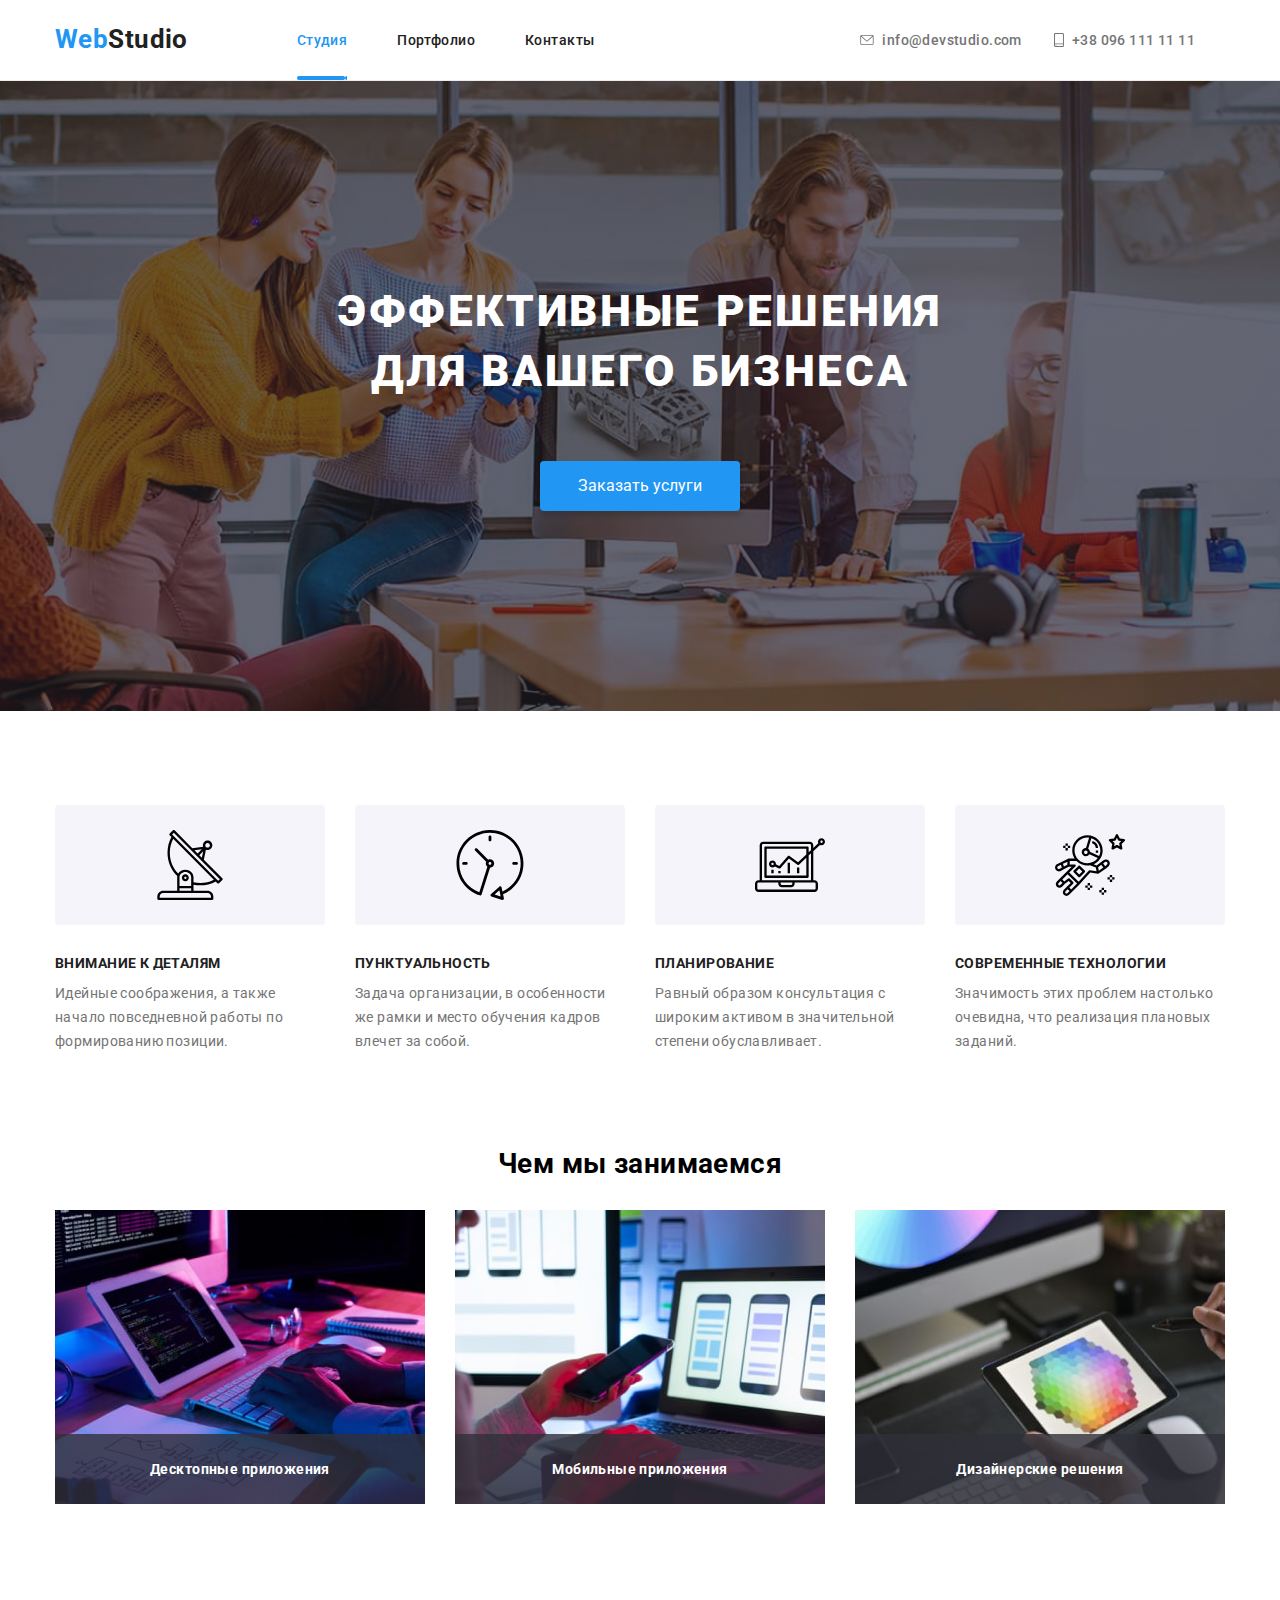
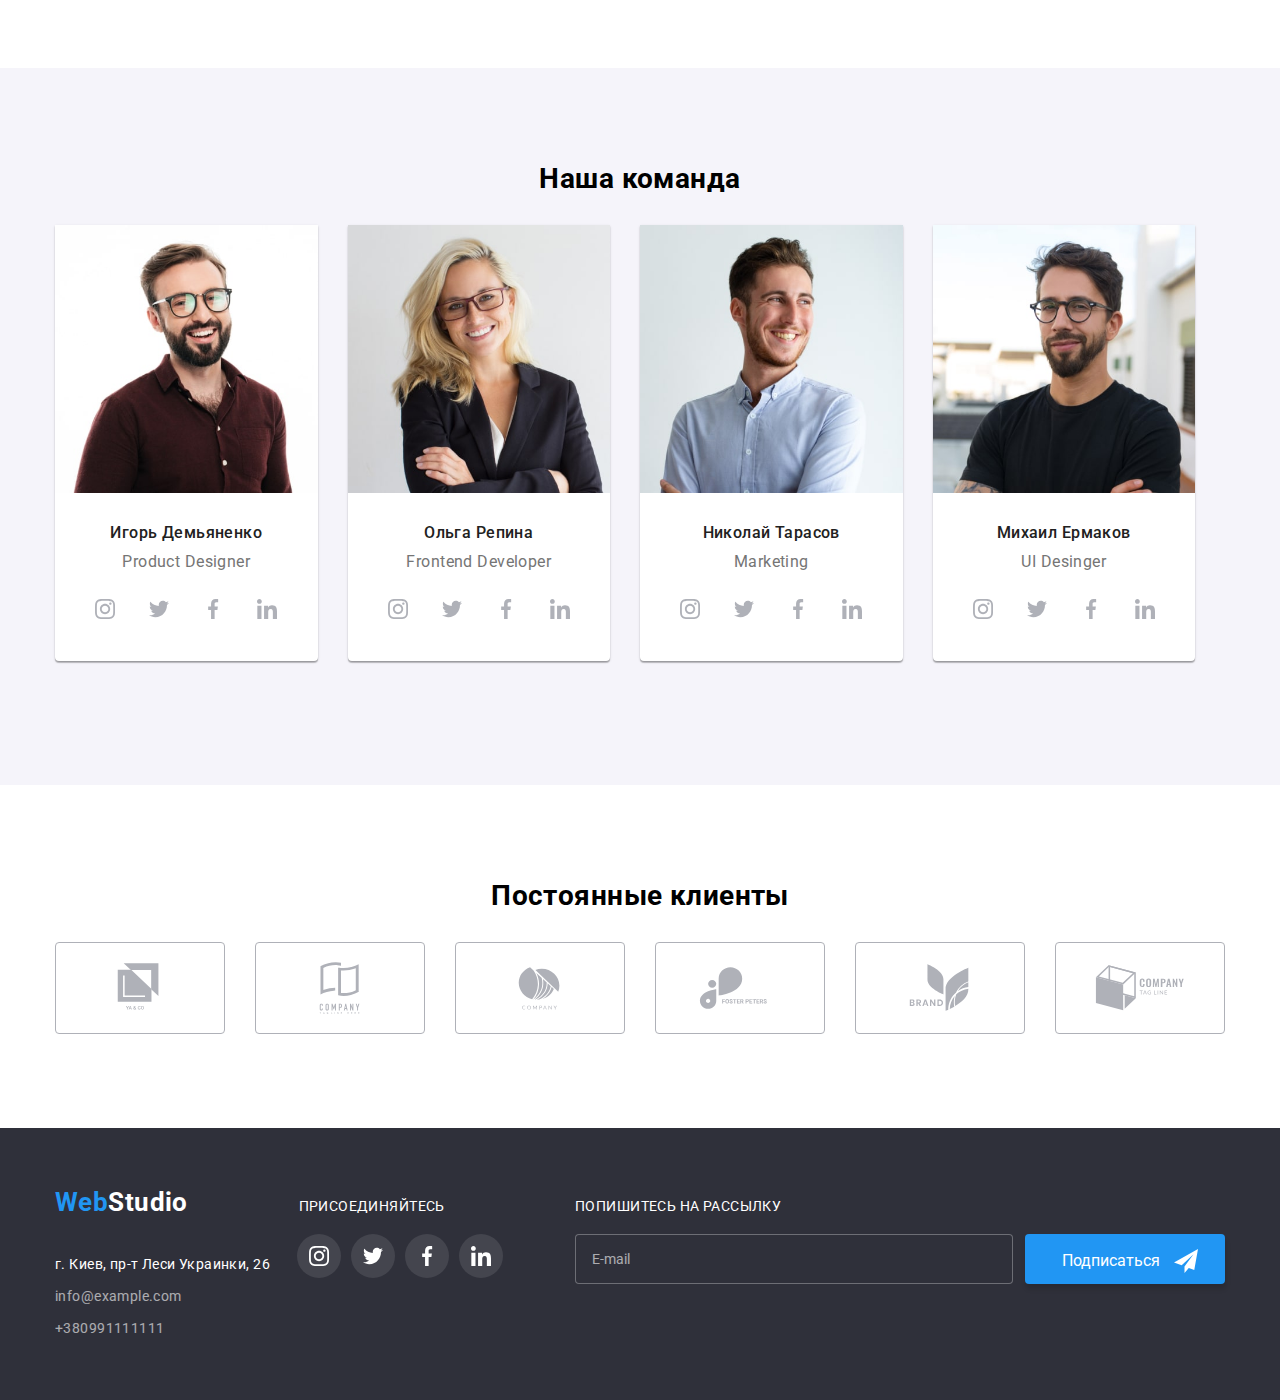
<file: index.html>
<!DOCTYPE html>
<html lang="ru">
  <head>
    <meta charset="UTF-8" />
    <meta http-equiv="X-UA-Compatible" content="IE=edge" />
    <meta name="viewport" content="width=device-width, initial-scale=1.0" />
    <link rel="preconnect" href="https://fonts.googleapis.com" />
    <link rel="preconnect" href="https://fonts.gstatic.com" crossorigin />
    <link
      href="https://fonts.googleapis.com/css2?family=Raleway:wght@700&family=Roboto:wght@400;500;700;900&display=swap"
      rel="stylesheet"
    />
    <link rel="stylesheet" href="./css/main.min.css" />
    <title>WebStudio</title>
  </head>
  <body>
    <header class="header">
      <div class="container">
        <ul class="header__items">
          <li class="header__item-logo logo">
            <a href="#" class="logo__link">
              <span class="logo__link--blue">Web</span
              ><span class="logo__link--black">Studio</span>
            </a>
          </li>
          <li class="header__item-nav">
            <nav class="nav">
              <button
                class="menu js-open-menu"
                aria-expanded="false"
                aria-controls="mobile-menu"
              >
                <svg class="menu__burger" width="24" height="16">
                  <use
                    class="menu__icon"
                    href="./images/symbol-defs.svg#icont-vectormenu_24px"
                  ></use>
                </svg>
              </button>
              <ul class="nav__items">
                <li class="nav__item">
                  <a href="./index.html" class="nav__link nav__link--activ"
                    >Студия</a
                  >
                </li>
                <li class="nav__item">
                  <a href="./portfolio.html" class="nav__link">Портфолио</a>
                </li>
                <li class="nav__item">
                  <a href="#" class="nav__link">Контакты</a>
                </li>
              </ul>
            </nav>
          </li>
          <li class="header__item-address">
            <div class="address">
              <ul class="address__items">
                <li class="address__details">
                  <a href="mailto:info@devstudio.com" class="address__link">
                    <svg class="address__icon" width="14" height="10">
                      <use
                        href="./images/symbol-defs.svg#icont-vectorenvelope"
                      ></use>
                    </svg>
                    info@devstudio.com</a
                  >
                </li>
                <li class="address__details">
                  <a href="tel:+38(096)-111-11-11" class="address__link">
                    <svg class="address__icon" width="10" height="14">
                      <use
                        href="./images/symbol-defs.svg#icont-vectorsmartphone"
                      ></use>
                    </svg>
                    +38 096 111 11 11</a
                  >
                </li>
              </ul>
            </div>
          </li>
        </ul>
        <div class="nav-modal__close js-menu-container" id="mobile-menu">
          <button class="menu-modal__close js-close-menu">
            <svg class="menu-modal__close-icon" width="19" height="19">
              <use
                class="menu-modal__icon"
                href="./images/symbol-defs.svg#icont-vectorclose-black-18dp-2-1"
              ></use>
            </svg>
          </button>
          <div class="menu-modal__element">
            <ul class="nav-modal__items">
              <li class="nav-modal__item">
                <a
                  href="./index.html"
                  class="nav-modal__link nav-modal__link--activity"
                  >Студия</a
                >
              </li>
              <li class="nav-modal__item">
                <a href="./portfolio.html" class="nav-modal__link">Портфолио</a>
              </li>
              <li class="nav-modal__item">
                <a href="#" class="nav-modal__link">Контакты</a>
              </li>
            </ul>
            <ul class="address-modal">
              <li class="address-modal__mailo-phon">
                <a
                  href="tel:+38(096)-111-11-11"
                  class="address-modal__link address-modal__link--activity"
                  >+38 096 111 11 11</a
                >
              </li>
              <li class="address-modal__mailo-phon">
                <a href="mailto:info@devstudio.com" class="address-modal__link"
                  >info@devstudio.com</a
                >
              </li>
            </ul>
            <div class="socials-modal__container">
              <ul class="socials-modal">
                <li class="social-modal">
                  <a href="social-modal__link" class="social-modal__link"
                    >Instagram</a
                  >
                </li>
                <li class="social-modal__separate">|</li>
                <li class="social-modal">
                  <a href="social-modal__link" class="social-modal__link"
                    >Twitter</a
                  >
                </li>
                <li class="social-modal__separate">|</li>
                <li class="social-modal">
                  <a href="social-modal__link" class="social-modal__link"
                    >Facebook</a
                  >
                </li>
                <li class="social-modal__separate">|</li>
                <li class="social-modal">
                  <a href="social-modal__link" class="social-modal__link"
                    >LinkedIn</a
                  >
                </li>
              </ul>
            </div>
          </div>
        </div>
        <script src="./js/mobile-menu.js"></script>
      </div>
    </header>
    <main class="main">
      <section class="hero">
        <div class="container">
          <h1 class="hero__title">
            ЭФФЕКТИВНЫЕ РЕШЕНИЯ <br />ДЛЯ ВАШЕГО БИЗНЕСА
          </h1>
          <button class="button" type="button" data-modal-open>
            Заказать услуги
          </button>
        </div>
      </section>
      <section class="benefits retreat-top retreat-bottom">
        <div class="container">
          <h2 class="visually-hidden">Наши преимущества</h2>
          <ul class="benefits__cards">
            <li class="benefits__card">
              <div class="benefits__figura">
                <svg class="benefits__icon" width="70" height="70">
                  <use
                    href="./images/symbol-defs.svg#icont-vectorantenna"
                  ></use>
                </svg>
              </div>
              <p class="benefits__title">ВНИМАНИЕ К ДЕТАЛЯМ</p>
              <span class="benefits__text"
                >Идейные соображения, а также начало повседневной работы по
                формированию позиции.</span
              >
            </li>
            <li class="benefits__card">
              <div class="benefits__figura">
                <svg class="benefits__icon" width="70" height="70">
                  <use href="./images/symbol-defs.svg#icont-vectorclock"></use>
                </svg>
              </div>
              <p class="benefits__title">ПУНКТУАЛЬНОСТЬ</p>
              <span class="benefits__text"
                >Задача организации, в особенности же рамки и место обучения
                кадров влечет за собой.</span
              >
            </li>
            <li class="benefits__card">
              <div class="benefits__figura">
                <svg class="benefits__icon" width="70" height="70">
                  <use
                    href="./images/symbol-defs.svg#icont-vectordiagram"
                  ></use>
                </svg>
              </div>
              <p class="benefits__title">ПЛАНИРОВАНИЕ</p>
              <span class="benefits__text"
                >Равный образом консультация с широким активом в значительной
                степени обуславливает.</span
              >
            </li>
            <li class="benefits__card">
              <div class="benefits__figura">
                <svg class="benefits__icon" width="70" height="70">
                  <use
                    href="./images/symbol-defs.svg#icont-vectorastronaut"
                  ></use>
                </svg>
              </div>
              <p class="benefits__title">СОВРЕМЕННЫЕ ТЕХНОЛОГИИ</p>
              <span class="benefits__text"
                >Значимость этих проблем настолько очевидна, что реализация
                плановых заданий.</span
              >
            </li>
          </ul>
        </div>
      </section>
      <section class="activity retreat-bottom">
        <div class="container">
          <h2 class="title">Чем мы занимаемся</h2>
          <ul class="activity__items">
            <li class="activity__figura">
              <img
                srcset="
                  ./images/x1/activity1.jpg    450w,
                  ./images/x2/activitis1x2.jpg 900w,
                  ./images/x1/activity1.jpg    354w,
                  ./images/x2/activitis1x2.jpg 708w,
                  ./images/x1/activity1.jpg    270w,
                  ./images/x2/activitis1x2.jpg 540w
                "
                src="./images/x1/activity1.jpg"
                sizes="(min-width: 1200px) 270px, (min-width: 768px) 354px, (min-width: 480px) 450px, 100vw"
                alt=""
                class="activity__image"
              />
              <div class="activity__box">
                <span class="activity__text">Десктопные приложения</span>
              </div>
            </li>
            <li class="activity__figura">
              <img
                srcset="
                  ./images/x1/activity2.jpg    450w,
                  ./images/x2/activitis2x2.jpg 900w,
                  ./images/x1/activity2.jpg    354w,
                  ./images/x2/activitis2x2.jpg 708w,
                  ./images/x1/activity2.jpg    270w,
                  ./images/x2/activitis2x2.jpg 540w
                "
                src="./images/x1/activity2.jpg"
                sizes="(min-width: 1200px) 270px, (min-width: 768px) 354px, (min-width: 480px) 450px, 100vw"
                alt=""
                class="activity__image"
              />
              <div class="activity__box">
                <span class="activity__text">Мобильные приложения</span>
              </div>
            </li>
            <li class="activity__figura">
              <img
                srcset="
                  ./images/x1/activity3.jpg    450w,
                  ./images/x2/activitis3x2.jpg 900w,
                  ./images/x1/activity3.jpg    354w,
                  ./images/x2/activitis3x2.jpg 708w,
                  ./images/x1/activity3.jpg    270w,
                  ./images/x2/activitis3x2.jpg 540w
                "
                src="./images/x1/activity3.jpg"
                sizes="(min-width: 1200px) 270px, (min-width: 768px) 354px, (min-width: 480px) 450px, 100vw"
                alt=""
                class="activity__image"
              />
              <div class="activity__box">
                <span class="activity__text">Дизайнерские решения</span>
              </div>
            </li>
          </ul>
        </div>
      </section>
      <section class="team retreat-bottom">
        <div class="container">
          <h2 class="title retreat-top">Наша команда</h2>
          <ul class="team__cards">
            <li class="team__card">
              <img
                srcset="
                  ./images/x1/member1.jpg   450w,
                  ./images/x2/member1x2.jpg 900w,
                  ./images/x1/member1.jpg   354w,
                  ./images/x2/member1x2.jpg 708w,
                  ./images/x1/member1.jpg   270w,
                  ./images/x2/member1x2.jpg 540w
                "
                class="team__img"
                src="./images/x1/member1.jpg"
                sizes="(min-width: 1200px) 270px, (min-width: 768px) 354px, (min-width: 480px) 450px, 100vw"
                alt="зображення"
                width="450"
                height="460"
              />
              <h3 class="team__name">Игорь Демьяненко</h3>
              <p class="team__profetion">Product Designer</p>
              <ul class="team__social">
                <li class="team__soc">
                  <a href="#" class="team__link">
                    <svg class="team__icon" width="20" height="20">
                      <use
                        href="./images/symbol-defs.svg#icont-vectorinstagram"
                      ></use>
                    </svg>
                  </a>
                </li>
                <li class="team__soc">
                  <a href="#" class="team__link">
                    <svg class="team__icon" width="20" height="20">
                      <use
                        href="./images/symbol-defs.svg#icont-vectortwitter"
                      ></use>
                    </svg>
                  </a>
                </li>
                <li class="team__soc">
                  <a href="#" class="team__link">
                    <svg class="team__icon" width="20" height="20">
                      <use
                        href="./images/symbol-defs.svg#icont-vectorfacebook"
                      ></use>
                    </svg>
                  </a>
                </li>
                <li class="team__soc">
                  <a href="#" class="team__link">
                    <svg class="team__icon" width="20" height="20">
                      <use
                        href="./images/symbol-defs.svg#icont-vectorlinkedin"
                      ></use>
                    </svg>
                  </a>
                </li>
              </ul>
            </li>
            <li class="team__card">
              <img
                srcset="
                  ./images/x1/member2.jpg   450w,
                  ./images/x2/member2x2.jpg 900w,
                  ./images/x1/member2.jpg   354w,
                  ./images/x2/member2x2.jpg 708w,
                  ./images/x1/member2.jpg   270w,
                  ./images/x2/member2x2.jpg 540w
                "
                class="team__img"
                src="./images/x1/member2.jpg"
                sizes="(min-width: 1200px) 270px, (min-width: 768px) 354px, (min-width: 480px) 450px, 100vw"
                alt="зображення"
                width="450"
                height="460"
              />
              <h3 class="team__name">Ольга Репина</h3>
              <p class="team__profetion">Frontend Developer</p>
              <ul class="team__social">
                <li class="team__soc">
                  <a href="#" class="team__link">
                    <svg class="team__icon" width="20" height="20">
                      <use
                        href="./images/symbol-defs.svg#icont-vectorinstagram"
                      ></use>
                    </svg>
                  </a>
                </li>
                <li class="team__soc">
                  <a href="#" class="team__link">
                    <svg class="team__icon" width="20" height="20">
                      <use
                        href="./images/symbol-defs.svg#icont-vectortwitter"
                      ></use>
                    </svg>
                  </a>
                </li>
                <li class="team__soc">
                  <a href="#" class="team__link">
                    <svg class="team__icon" width="20" height="20">
                      <use
                        href="./images/symbol-defs.svg#icont-vectorfacebook"
                      ></use>
                    </svg>
                  </a>
                </li>
                <li class="team__soc">
                  <a href="#" class="team__link">
                    <svg class="team__icon" width="20" height="20">
                      <use
                        href="./images/symbol-defs.svg#icont-vectorlinkedin"
                      ></use>
                    </svg>
                  </a>
                </li>
              </ul>
            </li>
            <li class="team__card">
              <img
                srcset="
                  ./images/x1/member3.jpg   450w,
                  ./images/x2/member3x2.jpg 900w,
                  ./images/x1/member3.jpg   354w,
                  ./images/x2/member3x2.jpg 708w,
                  ./images/x1/member3.jpg   270w,
                  ./images/x2/member3x2.jpg 540w
                "
                class="team__img"
                src="./images/x1/member3.jpg"
                sizes="(min-width: 1200px) 270px, (min-width: 768px) 354px, (min-width: 480px) 450px, 100vw"
                alt="зображення"
                width="450"
                height="460"
              />
              <h3 class="team__name">Николай Тарасов</h3>
              <p class="team__profetion">Marketing</p>
              <ul class="team__social">
                <li class="team__soc">
                  <a href="#" class="team__link">
                    <svg class="team__icon" width="20" height="20">
                      <use
                        href="./images/symbol-defs.svg#icont-vectorinstagram"
                      ></use>
                    </svg>
                  </a>
                </li>
                <li class="team__soc">
                  <a href="#" class="team__link">
                    <svg class="team__icon" width="20" height="20">
                      <use
                        href="./images/symbol-defs.svg#icont-vectortwitter"
                      ></use>
                    </svg>
                  </a>
                </li>
                <li class="team__soc">
                  <a href="#" class="team__link">
                    <svg class="team__icon" width="20" height="20">
                      <use
                        href="./images/symbol-defs.svg#icont-vectorfacebook"
                      ></use>
                    </svg>
                  </a>
                </li>
                <li class="team__soc">
                  <a href="#" class="team__link">
                    <svg class="team__icon" width="20" height="20">
                      <use
                        href="./images/symbol-defs.svg#icont-vectorlinkedin"
                      ></use>
                    </svg>
                  </a>
                </li>
              </ul>
            </li>
            <li class="team__card">
              <img
                srcset="
                  ./images/x1/member4.jpg   450w,
                  ./images/x2/member4x2.jpg 900w,
                  ./images/x1/member4.jpg   354w,
                  ./images/x2/member4x2.jpg 708w,
                  ./images/x1/member4.jpg   270w,
                  ./images/x2/member4x2.jpg 540w
                "
                class="team__img"
                src="./images/x1/member4.jpg"
                sizes="(min-width: 1200px) 270px, (min-width: 768px) 354px, (min-width: 480px) 450px, 100vw"
                alt="зображення"
                width="450"
                height="460"
              />
              <h3 class="team__name">Михаил Ермаков</h3>
              <p class="team__profetion">UI Desinger</p>
              <ul class="team__social">
                <li class="team__soc">
                  <a href="#" class="team__link">
                    <svg class="team__icon" width="20" height="20">
                      <use
                        href="./images/symbol-defs.svg#icont-vectorinstagram"
                      ></use>
                    </svg>
                  </a>
                </li>
                <li class="team__soc">
                  <a href="#" class="team__link">
                    <svg class="team__icon" width="20" height="20">
                      <use
                        href="./images/symbol-defs.svg#icont-vectortwitter"
                      ></use>
                    </svg>
                  </a>
                </li>
                <li class="team__soc">
                  <a href="#" class="team__link">
                    <svg class="team__icon" width="20" height="20">
                      <use
                        href="./images/symbol-defs.svg#icont-vectorfacebook"
                      ></use>
                    </svg>
                  </a>
                </li>
                <li class="team__soc">
                  <a href="#" class="team__link">
                    <svg class="team__icon" width="20" height="20">
                      <use
                        href="./images/symbol-defs.svg#icont-vectorlinkedin"
                      ></use>
                    </svg>
                  </a>
                </li>
              </ul>
            </li>
          </ul>
        </div>
      </section>
      <section class="customers">
        <div class="container">
          <h2 class="title retreat-top">Постоянные клиенты</h2>
          <ul class="customers__items retreat-bottom">
            <li class="customers__item">
              <a href="#" class="customers__link">
                <svg class="customers__icon" width="106" height="60">
                  <use href="./images/symbol-defs.svg#icont-vectorLogo1"></use>
                </svg>
              </a>
            </li>
            <li class="customers__item">
              <a href="#" class="customers__link">
                <svg class="customers__icon" width="106" height="60">
                  <use href="./images/symbol-defs.svg#icont-vectorLogo2"></use>
                </svg>
              </a>
            </li>
            <li class="customers__item">
              <a href="#" class="customers__link">
                <svg class="customers__icon" width="106" height="60">
                  <use href="./images/symbol-defs.svg#icont-vectorLogo3"></use>
                </svg>
              </a>
            </li>
            <li class="customers__item">
              <a href="#" class="customers__link">
                <svg class="customers__icon" width="106" height="60">
                  <use href="./images/symbol-defs.svg#icont-vectorLogo4"></use>
                </svg>
              </a>
            </li>
            <li class="customers__item">
              <a href="#" class="customers__link">
                <svg class="customers__icon" width="106" height="60">
                  <use href="./images/symbol-defs.svg#icont-vectorLogo5"></use>
                </svg>
              </a>
            </li>
            <li class="customers__item">
              <a href="#" class="customers__link">
                <svg class="customers__icon" width="106" height="60">
                  <use href="./images/symbol-defs.svg#icont-vectorLogo6"></use>
                </svg>
              </a>
            </li>
          </ul>
        </div>
      </section>
    </main>
    <footer class="footer">
      <div class="container">
        <ul class="footer__wrapper">
          <li class="footer__address footer__item logo">
            <a href="#" class="logo__link logo--footer">
              <span class="logo__link--blue">Web</span
              ><span class="logo__link--white">Studio</span>
            </a>
            <address class="footer__address">
              <ul class="footer__address-items">
                <li class="footer__address-item">
                  <a href="#" class="footer__address-item--white"
                    >г. Киев, пр-т Леси Украинки, 26</a
                  >
                </li>
                <li class="footer__address-item">
                  <a href="mailto:info@example.com" class="footer__address-link"
                    >info@example.com</a
                  >
                </li>
                <li class="footer__address__item">
                  <a href="tell:+38-099-111-11-11" class="footer__address-link"
                    >+380991111111</a
                  >
                </li>
              </ul>
            </address>
          </li>
          <li class="footer__social footer__item">
            <span class="footer__title footer__title--left"
              >ПРИСОЕДИНЯЙТЕСЬ</span
            >
            <ul class="footer__social--circle">
              <li class="footer__soc">
                <a href="#" class="footer__link">
                  <svg class="footer__icon" width="20" height="20">
                    <use
                      href="./images/symbol-defs.svg#icont-vectorinstagram"
                    ></use>
                  </svg>
                </a>
              </li>
              <li class="footer__soc">
                <a href="#" class="footer__link">
                  <svg class="footer__icon" width="20" height="20">
                    <use
                      href="./images/symbol-defs.svg#icont-vectortwitter"
                    ></use>
                  </svg>
                </a>
              </li>
              <li class="footer__soc">
                <a href="#" class="footer__link">
                  <svg class="footer__icon" width="20" height="20">
                    <use
                      href="./images/symbol-defs.svg#icont-vectorfacebook"
                    ></use>
                  </svg>
                </a>
              </li>
              <li class="footer__soc">
                <a href="#" class="footer__link">
                  <svg class="footer__icon" width="20" height="20">
                    <use
                      href="./images/symbol-defs.svg#icont-vectorlinkedin"
                    ></use>
                  </svg>
                </a>
              </li>
            </ul>
          </li>
          <li class="footer__sing-up footer__item">
            <form class="footer__form">
              <label class="footer__label">
                ПОПИШИТЕСЬ НА РАССЫЛКУ
                <input type="text" class="footer__input" placeholder="E-mail"
              /></label>
              <button class="button button--position" type="button">
                <span class="button__text">Подписаться</span>
                <svg class="button__figure" width="24" height="24">
                  <use
                    href="./images/symbol-defs.svg#icont-vectoricon-send"
                    class="button__icon"
                  ></use>
                </svg>
              </button>
            </form>
          </li>
        </ul>
      </div>
    </footer>
    <div class="backdrop is-hidden" data-modal>
      <div class="modal">
        <button class="modal__close-button" type="button" data-modal-close>
          <svg class="modal__button-icon" width="11" height="11">
            <use
              href="./images/symbol-defs.svg#icont-vector-close_24px"
              class="modal__icon"
            ></use>
          </svg>
        </button>
        <form class="modal_container">
          <p class="modal__title">Оставьте свои данные, мы вам перезвоним</p>
          <label class="modal__label">
            <span class="modal__name-input">Имя</span>
            <input
              class="modal__input"
              type="text"
              name="name"
              placeholder="Ірка"
            />
            <svg class="modal__input-icon" width="18" height="18">
              <use
                href="./images/symbol-defs.svg#icont-vectorperson-black-18dp-1"
                class="modal_icon"
              ></use>
            </svg>
          </label>
          <label class="modal__label">
            <span class="modal__name-input">Телефон</span>
            <input
              class="modal__input"
              type="text"
              name="phoun"
              placeholder="+380(**)-**-**-***"
            />
            <svg class="modal__input-icon" width="18" height="18">
              <use
                href="./images/symbol-defs.svg#icont-vectorphone-black-18dp-1"
                class="modal_icon"
              ></use>
            </svg>
          </label>
          <label class="modal__label">
            <span class="modal__name-input">Почта</span>
            <input
              class="modal__input"
              type="text"
              name="email"
              placeholder="*******@mail.com"
            />
            <svg class="modal__input-icon" width="18" height="18">
              <use
                class="modal_icon"
                href="./images/symbol-defs.svg#icont-vectoremail-black-18dp-1"
              ></use>
            </svg>
          </label>
          <label class="modal__label">
            <span class="modal__name-input">Коментарии</span>
            <textarea
              class="modal__input-texterea"
              id="id-comment"
              name="comment"
              placeholder="Введите текст"
            ></textarea>
            <svg class="modal__input-icon" width="18" height="18">
              <use class="modal_icon" href="./images/symbol-defs.svg#"></use>
            </svg>
          </label>
          <label class="modal__label--checkbox">
            Соглашаюсь с рассылкой и принимаю
            <a href="#" class="modal__link">Условия договора</a>
            <input
              class="modal__input modal__input--checkbox"
              type="checkbox"
              name="checkbox"
            />
            <svg class="checkbox" width="16" height="15">
              <use
                class="modal_icon"
                href="./images/symbol-defs.svg#icont-vectorVector-chekbox"
              ></use>
            </svg>
          </label>
          <button class="button button__modal" type="button">Отправить</button>
        </form>
      </div>
    </div>
    <script src="./js/modal.js"></script>
  </body>
</html>
</file>
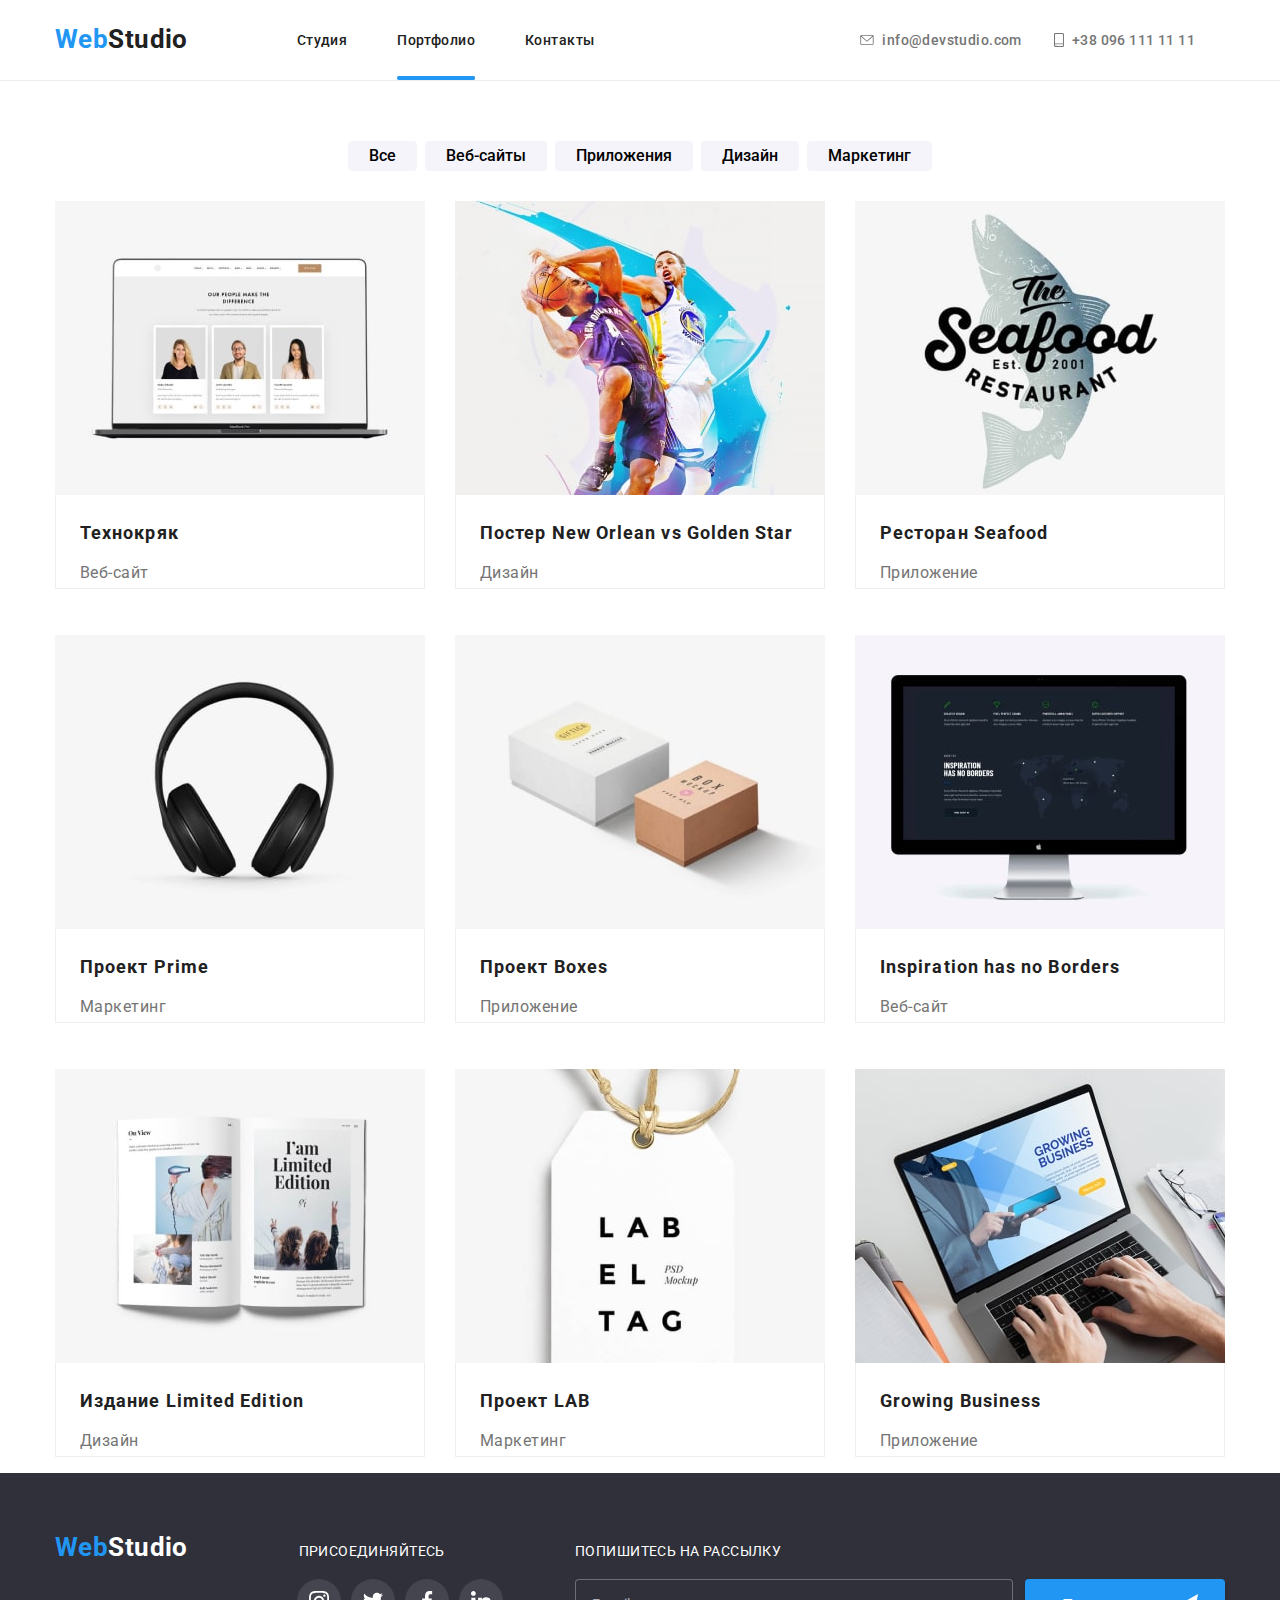
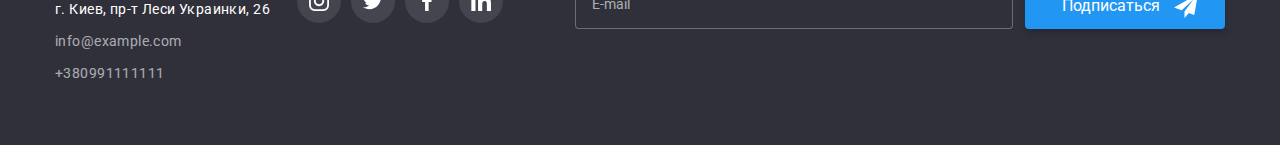
<file: portfolio.html>
<!DOCTYPE html>
<html lang="ru">
  <head>
    <meta charset="UTF-8" />
    <meta http-equiv="X-UA-Compatible" content="IE=edge" />
    <meta name="viewport" content="width=device-width, initial-scale=1.0" />
    <link rel="preconnect" href="https://fonts.googleapis.com" />
    <link rel="preconnect" href="https://fonts.gstatic.com" crossorigin />
    <link
      href="https://fonts.googleapis.com/css2?family=Raleway:wght@700&family=Roboto:wght@400;500;700;900&display=swap"
      rel="stylesheet"
    />
    <link rel="stylesheet" href="./css/main.min.css" />
    <title>WebStudio</title>
  </head>
  <body>
    <header class="header">
      <div class="container">
        <ul class="header__items">
          <li class="header__item-logo logo">
            <a href="#" class="logo__link">
              <span class="logo__link--blue">Web</span
              ><span class="logo__link--black">Studio</span>
            </a>
          </li>
          <li class="header__item-nav">
            <nav class="nav">
              <button
                class="menu js-open-menu"
                aria-expanded="false"
                aria-controls="mobile-menu"
              >
                <svg class="menu__burger" width="24" height="16">
                  <use
                    class="menu__icon"
                    href="./images/symbol-defs.svg#icont-vectormenu_24px"
                  ></use>
                </svg>
              </button>
              <ul class="nav__items">
                <li class="nav__item">
                  <a href="./index.html" class="nav__link">Студия</a>
                </li>
                <li class="nav__item">
                  <a
                    href="./portfolio.html"
                    class="nav__link nav__link--activ-next"
                    >Портфолио</a
                  >
                </li>
                <li class="nav__item">
                  <a href="#" class="nav__link">Контакты</a>
                </li>
              </ul>
            </nav>
          </li>
          <li class="header__item-address">
            <div class="address">
              <ul class="address__items">
                <li class="address__details">
                  <a href="mailto:info@devstudio.com" class="address__link">
                    <svg class="address__icon" width="14" height="10">
                      <use
                        href="./images/symbol-defs.svg#icont-vectorenvelope"
                      ></use>
                    </svg>
                    info@devstudio.com</a
                  >
                </li>
                <li class="address__details">
                  <a href="tel:+38(096)-111-11-11" class="address__link">
                    <svg class="address__icon" width="10" height="14">
                      <use
                        href="./images/symbol-defs.svg#icont-vectorsmartphone"
                      ></use>
                    </svg>
                    +38 096 111 11 11</a
                  >
                </li>
              </ul>
            </div>
          </li>
        </ul>
        <div class="nav-modal__close js-menu-container" id="mobile-menu">
          <button class="menu-modal__close js-close-menu">
            <svg class="menu-modal__close-icon" width="19" height="19">
              <use
                class="menu-modal__icon"
                href="./images/symbol-defs.svg#icont-vectorclose-black-18dp-2-1"
              ></use>
            </svg>
          </button>
          <ul class="nav-modal__items">
            <li class="nav-modal__item">
              <a href="./index.html" class="nav-modal__link">Студия</a>
            </li>
            <li class="nav-modal__item">
              <a
                href="./portfolio.html"
                class="nav-modal__link nav-modal__link--activity"
                >Портфолио</a
              >
            </li>
            <li class="nav-modal__item">
              <a href="#" class="nav-modal__link">Контакты</a>
            </li>
          </ul>
          <ul class="address-modal">
            <li class="address-modal__mailo-phon">
              <a
                href="tel:+38(096)-111-11-11"
                class="address-modal__link address-modal__link--activity"
                >+38 096 111 11 11</a
              >
            </li>
            <li class="address-modal__mailo-phon">
              <a href="mailto:info@devstudio.com" class="address-modal__link"
                >info@devstudio.com</a
              >
            </li>
          </ul>
          <div class="socials-modal__container">
            <ul class="socials-modal">
              <li class="social-modal">
                <a href="social-modal__link" class="social-modal__link"
                  >Instagram</a
                >
              </li>
              <li class="social-modal__separate">|</li>
              <li class="social-modal">
                <a href="social-modal__link" class="social-modal__link"
                  >Twitter</a
                >
              </li>
              <li class="social-modal__separate">|</li>
              <li class="social-modal">
                <a href="social-modal__link" class="social-modal__link"
                  >Facebook</a
                >
              </li>
              <li class="social-modal__separate">|</li>
              <li class="social-modal">
                <a href="social-modal__link" class="social-modal__link"
                  >LinkedIn</a
                >
              </li>
            </ul>
          </div>
        </div>
        <script src="./js/mobile-menu.js"></script>
      </div>
    </header>
    <main>
      <section class="section-btn">
        <div class="container">
          <h2 class="section-btn__title visually-hidden">
            Кнопки фильти для отображения работ студии
          </h2>
          <ul class="section-btn__items">
            <li class="section-btn__item">
              <button type="button" value="Все" class="section-btn__button">
                Все
              </button>
            </li>
            <li class="section-btn__item">
              <button
                type="button"
                value="Веб-сайты"
                class="section-btn__button"
              >
                Веб-сайты
              </button>
            </li>
            <li class="section-btn__item">
              <button
                type="button"
                value="Приложения"
                class="section-btn__button"
              >
                Приложения
              </button>
            </li>
            <li class="section-btn__item">
              <button type="button" value="Дизайн" class="section-btn__button">
                Дизайн
              </button>
            </li>
            <li class="section-btn__item">
              <button
                type="button"
                value="Маркетинг"
                class="section-btn__button"
              >
                Маркетинг
              </button>
            </li>
          </ul>
        </div>
      </section>
      <section class="portfolio">
        <div class="portfolio__title container">
          <h2 class="portfolio__title visually-hidden">
            Наши работы и гордость. Слава Украине!
          </h2>
          <ul class="portfolio-cards">
            <li class="portfolio-card">
              <a href="#" class="portfolio-card__img">
                <div class="box">
                  <div class="overlay">
                    <p>
                      Ресурс предлагает комплексные предложения с разным уровнем
                      функционала и сервисов. Все это позволит посетителю
                      получить исчерпывающие сведения о компании или частном
                      лице.
                    </p>
                  </div>
                  <img
                    srcset="
                      ./images/x1/portfolio1.jpg   450w,
                      ./images/x2/portfolio1x2.jpg 900w,
                      ./images/x1/portfolio1.jpg   354w,
                      ./images/x2/portfolio1x2.jpg 708w,
                      ./images/x1/portfolio1.jpg   270w,
                      ./images/x2/portfolio1x2.jpg 540w
                    "
                    sizes="(min-width: 1200px) 270px, (min-width: 768px) 354px, (min-width: 480px) 450px, 100vw"
                    class="card-image"
                    src="./images/x1/portfolio1.jpg"
                    alt=""
                    width="370"
                    height="294"
                  />
                </div>
                <div class="item-list">
                  <h2>Технокряк</h2>
                  <p>Веб-сайт</p>
                </div>
              </a>
            </li>
            <li class="portfolio-card">
              <a href="#" class="portfolio-card__img">
                <div class="box">
                  <div class="overlay">
                    <p>
                      Ресурс предлагает комплексные предложения с разным уровнем
                      функционала и сервисов. Все это позволит посетителю
                      получить исчерпывающие сведения о компании или частном
                      лице.
                    </p>
                  </div>
                  <img
                    srcset="
                      ./images/x1/portfolio2.jpg   450w,
                      ./images/x2/portfolio2x2.jpg 900w,
                      ./images/x1/portfolio2.jpg   354w,
                      ./images/x2/portfolio2x2.jpg 708w,
                      ./images/x1/portfolio2.jpg   270w,
                      ./images/x2/portfolio2x2.jpg 540w
                    "
                    sizes="(min-width: 1200px) 270px, (min-width: 768px) 354px, (min-width: 480px) 450px, 100vw"
                    class="card-image"
                    src="./images/x1/portfolio2.jpg"
                    alt=""
                    width="370"
                    height="294"
                  />
                </div>
                <div class="item-list">
                  <h2>Постер New Orlean vs Golden Star</h2>
                  <p>Дизайн</p>
                </div>
              </a>
            </li>
            <li class="portfolio-card">
              <a href="#" class="portfolio-card__img">
                <div class="box">
                  <div class="overlay">
                    <p>
                      Ресурс предлагает комплексные предложения с разным уровнем
                      функционала и сервисов. Все это позволит посетителю
                      получить исчерпывающие сведения о компании или частном
                      лице.
                    </p>
                  </div>
                  <img
                    srcset="
                      ./images/x1/portfolio3.jpg   450w,
                      ./images/x2/portfolio3x2.jpg 900w,
                      ./images/x1/portfolio3.jpg   354w,
                      ./images/x2/portfolio3x2.jpg 708w,
                      ./images/x1/portfolio3.jpg   270w,
                      ./images/x2/portfolio3x2.jpg 540w
                    "
                    sizes="(min-width: 1200px) 270px, (min-width: 768px) 354px, (min-width: 480px) 450px, 100vw"
                    class="card-image"
                    src="./images/x1/portfolio3.jpg"
                    alt=""
                    width="370"
                    height="294"
                  />
                </div>
                <div class="item-list">
                  <h2>Ресторан Seafood</h2>
                  <p>Приложение</p>
                </div>
              </a>
            </li>
            <li class="portfolio-card">
              <a href="#" class="portfolio-card__img">
                <div class="box">
                  <div class="overlay">
                    <p>
                      Ресурс предлагает комплексные предложения с разным уровнем
                      функционала и сервисов. Все это позволит посетителю
                      получить исчерпывающие сведения о компании или частном
                      лице.
                    </p>
                  </div>
                  <img
                    srcset="
                      ./images/x1/portfolio4.jpg   450w,
                      ./images/x2/portfolio4x2.jpg 900w,
                      ./images/x1/portfolio4.jpg   354w,
                      ./images/x2/portfolio4x2.jpg 708w,
                      ./images/x1/portfolio4.jpg   270w,
                      ./images/x2/portfolio4x2.jpg 540w
                    "
                    sizes="(min-width: 1200px) 270px, (min-width: 768px) 354px, (min-width: 480px) 450px, 100vw"
                    class="card-image"
                    src="./images/x1/portfolio4.jpg"
                    alt=""
                    width="370"
                    height="294"
                  />
                </div>
                <div class="item-list">
                  <h2>Проект Prime</h2>
                  <p>Маркетинг</p>
                </div>
              </a>
            </li>
            <li class="portfolio-card">
              <a href="#" class="portfolio-card__img">
                <div class="box">
                  <div class="overlay">
                    <p>
                      Ресурс предлагает комплексные предложения с разным уровнем
                      функционала и сервисов. Все это позволит посетителю
                      получить исчерпывающие сведения о компании или частном
                      лице.
                    </p>
                  </div>
                  <img
                    srcset="
                      ./images/x1/portfolio5.jpg   450w,
                      ./images/x2/portfolio5x2.jpg 900w,
                      ./images/x1/portfolio5.jpg   354w,
                      ./images/x2/portfolio5x2.jpg 708w,
                      ./images/x1/portfolio5.jpg   270w,
                      ./images/x2/portfolio5x2.jpg 540w
                    "
                    sizes="(min-width: 1200px) 270px, (min-width: 768px) 354px, (min-width: 480px) 450px, 100vw"
                    class="card-image"
                    src="./images/x1/portfolio5.jpg"
                    alt=""
                    width="370"
                    height="294"
                  />
                </div>
                <div class="item-list">
                  <h2>Проект Boxes</h2>
                  <p>Приложение</p>
                </div>
              </a>
            </li>
            <li class="portfolio-card">
              <a href="#" class="portfolio-card__img">
                <div class="box">
                  <div class="overlay">
                    <p>
                      Ресурс предлагает комплексные предложения с разным уровнем
                      функционала и сервисов. Все это позволит посетителю
                      получить исчерпывающие сведения о компании или частном
                      лице.
                    </p>
                  </div>
                  <img
                    srcset="
                      ./images/x1/portfolio6.jpg   450w,
                      ./images/x2/portfolio6x2.jpg 900w,
                      ./images/x1/portfolio6.jpg   354w,
                      ./images/x2/portfolio6x2.jpg 708w,
                      ./images/x1/portfolio6.jpg   270w,
                      ./images/x2/portfolio6x2.jpg 540w
                    "
                    sizes="(min-width: 1200px) 270px, (min-width: 768px) 354px, (min-width: 480px) 450px, 100vw"
                    class="card-image"
                    src="./images/x1/portfolio6.jpg"
                    alt=""
                    width="370"
                    height="294"
                  />
                </div>
                <div class="item-list">
                  <h2>Inspiration has no Borders</h2>
                  <p>Веб-сайт</p>
                </div>
              </a>
            </li>
            <li class="portfolio-card">
              <a href="#" class="portfolio-card__img">
                <div class="box">
                  <div class="overlay">
                    <p>
                      Ресурс предлагает комплексные предложения с разным уровнем
                      функционала и сервисов. Все это позволит посетителю
                      получить исчерпывающие сведения о компании или частном
                      лице.
                    </p>
                  </div>
                  <img
                    srcset="
                      ./images/x1/portfolio7.jpg   450w,
                      ./images/x2/portfolio7x2.jpg 900w,
                      ./images/x1/portfolio7.jpg   354w,
                      ./images/x2/portfolio7x2.jpg 708w,
                      ./images/x1/portfolio7.jpg   270w,
                      ./images/x2/portfolio7x2.jpg 540w
                    "
                    sizes="(min-width: 1200px) 270px, (min-width: 768px) 354px, (min-width: 480px) 450px, 100vw"
                    class="card-image"
                    src="./images/x1/portfolio7.jpg"
                    alt=""
                    width="370"
                    height="294"
                  />
                </div>
                <div class="item-list">
                  <h2>Издание Limited Edition</h2>
                  <p>Дизайн</p>
                </div>
              </a>
            </li>
            <li class="portfolio-card">
              <a href="#" class="portfolio-card__img">
                <div class="box">
                  <div class="overlay">
                    <p>
                      Ресурс предлагает комплексные предложения с разным уровнем
                      функционала и сервисов. Все это позволит посетителю
                      получить исчерпывающие сведения о компании или частном
                      лице.
                    </p>
                  </div>
                  <img
                    srcset="
                      ./images/x1/portfolio8.jpg   450w,
                      ./images/x2/portfolio8x2.jpg 900w,
                      ./images/x1/portfolio8.jpg   354w,
                      ./images/x2/portfolio8x2.jpg 708w,
                      ./images/x1/portfolio8.jpg   270w,
                      ./images/x2/portfolio8x2.jpg 540w
                    "
                    sizes="(min-width: 1200px) 270px, (min-width: 768px) 354px, (min-width: 480px) 450px, 100vw"
                    class="card-image"
                    src="./images/x1/portfolio8.jpg"
                    alt=""
                    width="370"
                    height="294"
                  />
                </div>
                <div class="item-list">
                  <h2>Проект LAB</h2>
                  <p>Маркетинг</p>
                </div>
              </a>
            </li>
            <li class="portfolio-card">
              <a href="#" class="portfolio-card__img">
                <div class="box">
                  <div class="overlay">
                    <p>
                      Ресурс предлагает комплексные предложения с разным уровнем
                      функционала и сервисов. Все это позволит посетителю
                      получить исчерпывающие сведения о компании или частном
                      лице.
                    </p>
                  </div>
                  <img
                    srcset="
                      ./images/x1/portfolio9.jpg   450w,
                      ./images/x2/portfolio9x2.jpg 900w,
                      ./images/x1/portfolio9.jpg   354w,
                      ./images/x2/portfolio9x2.jpg 708w,
                      ./images/x1/portfolio9.jpg   270w,
                      ./images/x2/portfolio9x2.jpg 540w
                    "
                    sizes="(min-width: 1200px) 270px, (min-width: 768px) 354px, (min-width: 480px) 450px, 100vw"
                    class="card-image"
                    src="./images/x1/portfolio9.jpg"
                    alt=""
                    width="370"
                    height="294"
                  />
                </div>
                <div class="item-list">
                  <h2>Growing Business</h2>
                  <p>Приложение</p>
                </div>
              </a>
            </li>
          </ul>
        </div>
      </section>
    </main>
    <footer class="footer">
      <div class="container">
        <ul class="footer__wrapper">
          <li class="footer__address footer__item logo">
            <a href="#" class="logo__link logo--footer">
              <span class="logo__link--blue">Web</span
              ><span class="logo__link--white">Studio</span>
            </a>
            <address class="footer__address">
              <ul class="footer__address-items">
                <li class="footer__address-item">
                  <a href="#" class="footer__address-item--white"
                    >г. Киев, пр-т Леси Украинки, 26</a
                  >
                </li>
                <li class="footer__address-item">
                  <a href="mailto:info@example.com" class="footer__address-link"
                    >info@example.com</a
                  >
                </li>
                <li class="footer__address__item">
                  <a href="tell:+38-099-111-11-11" class="footer__address-link"
                    >+380991111111</a
                  >
                </li>
              </ul>
            </address>
          </li>
          <li class="footer__social footer__item">
            <span class="footer__title footer__title--left"
              >ПРИСОЕДИНЯЙТЕСЬ</span
            >
            <ul class="footer__social--circle">
              <li class="footer__soc">
                <a href="#" class="footer__link">
                  <svg class="footer__icon" width="20" height="20">
                    <use
                      href="./images/symbol-defs.svg#icont-vectorinstagram"
                    ></use>
                  </svg>
                </a>
              </li>
              <li class="footer__soc">
                <a href="#" class="footer__link">
                  <svg class="footer__icon" width="20" height="20">
                    <use
                      href="./images/symbol-defs.svg#icont-vectortwitter"
                    ></use>
                  </svg>
                </a>
              </li>
              <li class="footer__soc">
                <a href="#" class="footer__link">
                  <svg class="footer__icon" width="20" height="20">
                    <use
                      href="./images/symbol-defs.svg#icont-vectorfacebook"
                    ></use>
                  </svg>
                </a>
              </li>
              <li class="footer__soc">
                <a href="#" class="footer__link">
                  <svg class="footer__icon" width="20" height="20">
                    <use
                      href="./images/symbol-defs.svg#icont-vectorlinkedin"
                    ></use>
                  </svg>
                </a>
              </li>
            </ul>
          </li>
          <li class="footer__sing-up footer__item">
            <form class="footer__form">
              <label class="footer__label">
                ПОПИШИТЕСЬ НА РАССЫЛКУ
                <input type="text" class="footer__input" placeholder="E-mail"
              /></label>
              <button class="button button--position" type="button">
                <span class="button__text">Подписаться</span>
                <svg class="button__figure" width="24" height="24">
                  <use
                    href="./images/symbol-defs.svg#icont-vectoricon-send"
                    class="button__icon"
                  ></use>
                </svg>
              </button>
            </form>
          </li>
        </ul>
      </div>
    </footer>
  </body>
</html>
</file>
<file: css/main.min.css>
/*! modern-normalize v1.1.0 | MIT License | https://github.com/sindresorhus/modern-normalize */*,::before,::after{box-sizing:border-box}html{line-height:1.15;-webkit-text-size-adjust:100%;-moz-tab-size:4;-o-tab-size:4;tab-size:4}body{margin:0;font-family:system-ui,-apple-system,"Segoe UI",Roboto,Helvetica,Arial,sans-serif,"Apple Color Emoji","Segoe UI Emoji"}hr{height:0;color:inherit}abbr[title]{-webkit-text-decoration:underline dotted;text-decoration:underline dotted}b,strong{font-weight:bolder}code,kbd,samp,pre{font-family:ui-monospace,SFMono-Regular,Consolas,"Liberation Mono",Menlo,monospace;font-size:1em}small{font-size:80%}sub,sup{font-size:75%;line-height:0;position:relative;vertical-align:baseline}sub{bottom:-0.25em}sup{top:-0.5em}table{text-indent:0;border-color:inherit}button,input,optgroup,select,textarea{font-family:inherit;font-size:100%;line-height:1.15;margin:0}button,select{text-transform:none}button,[type=button],[type=reset],[type=submit]{-webkit-appearance:button}::-moz-focus-inner{border-style:none;padding:0}:-moz-focusring{outline:1px dotted ButtonText}:-moz-ui-invalid{box-shadow:none}legend{padding:0}progress{vertical-align:baseline}::-webkit-inner-spin-button,::-webkit-outer-spin-button{height:auto}[type=search]{-webkit-appearance:textfield;outline-offset:-2px}::-webkit-search-decoration{-webkit-appearance:none}::-webkit-file-upload-button{-webkit-appearance:button;font:inherit}summary{display:list-item}h1,h2,h3,h4,h5,h6,p{margin:0}ul{list-style:none;margin:0;padding:0}li{list-style-type:none}a{text-decoration:none}button{padding:0;border:none;font:inherit;color:inherit;background-color:rgba(0,0,0,0);cursor:pointer}:root{--btn-color: #2196F3;--btn-hover-color: #188CE8;--black-color: #000000;--black-grey-color: #212121;--grey-color: #757575;--white-color: #ffffff;--fon-benefits-color: #F5F4FA;--fon-section-color: #AFB1B8;--activity-color: #2F303A;--border-color: #ECECEC;--customers-border-color: #AFB1B8;--border-portfolio-color:#EEEEEE;--mobile: calc(100% - 2 * 15px);--tablet: calc(100% / 2 - 2 * 15px);--desktop: calc(100% / 4 - 2 * 15px)}body{font-family:"Roboto",sans-serif;color:var(--address-color);background-color:var(--white-color);font-size:14px;letter-spacing:.03em}img{display:block;width:100%;height:auto}@media(max-width: 480px){.container{max-width:480px;margin-left:auto;margin-right:auto;padding-left:15px;padding-right:15px;justify-content:center}}@media(min-width: 481px)and (max-width: 768px){.container{max-width:768px;margin-left:auto;margin-right:auto;padding-left:15px;padding-right:15px;justify-content:center}}@media(min-width: 769px){.container{max-width:1200px;margin-left:auto;margin-right:auto;padding-left:15px;padding-right:15px;justify-content:center}}@media(max-width: 768px){.retreat-top{padding-top:60px}}@media(min-width: 769px){.retreat-top{padding-top:94px}}@media(max-width: 768px){.retreat-bottom{padding-bottom:60px}}@media(min-width: 769px){.retreat-bottom{padding-bottom:94px}}.visually-hidden{position:absolute;width:1px;height:1px;margin:-1px;border:0;padding:0;white-space:nowrap;-webkit-clip-path:inset(100%);clip-path:inset(100%);clip:rect(0 0 0 0);overflow:hidden}.button{width:200px;height:50px;border-radius:4px;display:block;margin:0 auto;font-family:"Roboto";font-size:16px;font-weight:400;line-height:30px;color:var(--white-color);background-color:var(--btn-color);box-shadow:1px 5px 5px 0px rgba(0,0,0,.14);-webkit-box-shadow:1px 5px 5px 0px rgba(0,0,0,.14);-moz-box-shadow:1px 5px 5px 0px rgba(0,0,0,.14)}.button:hover,.button:focus{background-color:var(--btn-hover-color)}.button__text{text-align:center}.button__figure{fill:var(--white-color);position:relative;top:7px;left:10px}@media(min-width: 1200px){.button--position{position:relative;top:36px}}.logo__link{font-style:normal;font-weight:700}.logo__link--blue{color:var(--btn-color)}.logo__link--black{color:var(--black-grey-color)}.logo__link--white{color:var(--white-color)}@media(max-width: 480px){.logo{font-size:24px;line-height:28px;padding:16px 0 16px 0}}@media(min-width: 481px)and (max-width: 768px){.logo{font-size:24px;line-height:28px;padding:26px 0 26px 0}}@media(min-width: 769px){.logo{font-size:26px;line-height:30.5px;padding:24px 0 25px 0;margin-right:93px}}@media(min-width: 481px){.menu{display:none}}@media(max-width: 480px){.address{display:none}.address__items{display:none}.address__details{display:none}}@media(min-width: 481px)and (max-width: 768px){.address__details{font-size:12px;font-family:"Roboto";font-style:normal;font-weight:500;line-height:14px}.address__details:not(:last-child){margin-bottom:10px}.address__link{display:flex;color:var(--grey-color);fill:var(--grey-color)}.address__link:focus,.address__link:hover{color:var(--btn-color);fill:var(--btn-color)}.address__icon{margin-right:8px}}@media(min-width: 769px){.address__items{display:flex;justify-content:center;align-items:center;position:relative;right:2vw}.address__details{font-size:14px;font-family:"Roboto";font-style:normal;font-weight:500;line-height:16px}.address__details:not(:last-child){margin-right:2.5vw}.address__link{color:var(--grey-color);fill:var(--grey-color);display:flex;align-items:center}.address__link:focus,.address__link:hover{color:var(--btn-color);fill:var(--btn-color)}.address__icon{margin-right:8px}}@media(min-width: 1200px){.address__items{display:flex;justify-content:center;align-items:center;position:relative;right:30px}.address__details{font-size:14px;font-family:"Roboto";font-style:normal;font-weight:500;line-height:16px}.address__details:not(:last-child){margin-right:2.5vw}.address__link{color:var(--grey-color);fill:var(--grey-color)}.address__link:focus,.address__link:hover{color:var(--btn-color);fill:var(--btn-color)}}@media(max-width: 480px){.nav__items{display:none}.nav__item{display:none}}@media(min-width: 481px)and (max-width: 768px){.nav__items{display:flex;position:relative;top:16px}.nav__item{font-size:14px;font-family:"Roboto";font-style:normal;font-weight:500;line-height:16px}.nav__item:not(:last-child){margin-right:50px}.nav__link{color:var(--black-grey-color)}.nav__link:focus,.nav__link:hover{color:var(--btn-color)}.nav__link--activ{color:var(--btn-color)}.nav__link--activ::after{content:"";height:4px;background-size:contain;margin-top:28px;background-image:url(../images/line.png);display:block}.nav__link--activ-next::after{content:"";height:4px;background-size:contain;margin-top:28px;background-image:url(../images/line-next.png);display:block}}@media(max-width: 1200px)and (min-width: 768px){.nav{margin-right:25%}.nav__items{display:flex;position:relative;top:16px}.nav__item{font-size:14px;font-family:"Roboto";font-style:normal;font-weight:500;line-height:16px}.nav__item:not(:last-child){margin-right:50px}.nav__link{color:var(--black-grey-color)}.nav__link:focus,.nav__link:hover{color:var(--btn-color)}.nav__link--activ{color:var(--btn-color)}.nav__link--activ::after{content:"";height:4px;background-size:contain;margin-top:28px;background-image:url(../../images/line.png);display:block}.nav__link--activ-next::after{content:"";height:4px;background-size:contain;margin-top:28px;background-image:url(../../images/line-next.png);display:block}}@media(min-width: 1201px){.nav{margin-right:280px}.nav__items{display:flex;position:relative;top:16px}.nav__item{font-size:14px;font-family:"Roboto";font-style:normal;font-weight:500;line-height:16px}.nav__item:not(:last-child){margin-right:50px}.nav__link{color:var(--black-grey-color)}.nav__link:focus,.nav__link:hover{color:var(--btn-color)}.nav__link--activ{color:var(--btn-color)}.nav__link--activ::after{content:"";height:4px;background-size:contain;margin-top:28px;background-image:url(../images/line.png);display:block}.nav__link--activ-next::after{content:"";height:4px;background-size:contain;margin-top:28px;background-image:url(../images/line-next.png);display:block}}.header{border-bottom:1px solid var(--border-color)}@media(max-width: 480px){.header__items{max-width:480px;display:flex;justify-content:space-between;align-items:center}.header__item-address{display:none}}@media(min-width: 481px)and (max-width: 768px){.header__items{display:flex;justify-content:space-between;align-items:center}}@media(max-width: 1200px){.header__items{display:flex;justify-content:space-between;align-items:center}}@media(min-width: 1201px){.header__items{display:flex;justify-content:space-between;align-items:center}}.hero{margin:0 auto;background-position:50% 50%}@media(max-width: 480px){.hero{max-width:480px;max-height:100%;background-image:linear-gradient(to right, rgba(47, 48, 58, 0.4), rgba(47, 48, 58, 0.4)),url(../images/Header-mobail.jpg);background-size:cover;padding:118px 0}}@media(max-width: 480px)and (min-device-pixel-ratio: 2),(max-width: 480px)and (-webkit-min-device-pixel-ratio: 2),(max-width: 480px)and (min-resolution: 192dpi),(max-width: 480px)and (min-resolution: 2dppx){.hero{background-image:url(../images/Header-mobail2x.jpg)}}@media(min-width: 481px)and (max-width: 768px){.hero{max-width:768px;max-height:100%;background-image:linear-gradient(to right, rgba(47, 48, 58, 0.4), rgba(47, 48, 58, 0.4)),url(../images/Header-tablet.jpg);background-size:cover;padding:118px 0}}@media(min-width: 481px)and (max-width: 768px)and (min-device-pixel-ratio: 2),(min-width: 481px)and (max-width: 768px)and (-webkit-min-device-pixel-ratio: 2),(min-width: 481px)and (max-width: 768px)and (min-resolution: 192dpi),(min-width: 481px)and (max-width: 768px)and (min-resolution: 2dppx){.hero{background-image:url(../images/Header-tablet2x.jpg)}}@media(min-width: 769px){.hero{max-width:1600px;max-height:100%;margin:0 auto;background-position:50% 50%;background-image:linear-gradient(to right, rgba(47, 48, 58, 0.4), rgba(47, 48, 58, 0.4)),url(../images/Header-desktop.jpg);background-size:cover;padding:200px 0}}@media(min-width: 769px)and (min-device-pixel-ratio: 2),(min-width: 769px)and (-webkit-min-device-pixel-ratio: 2),(min-width: 769px)and (min-resolution: 192dpi),(min-width: 769px)and (min-resolution: 2dppx){.hero{background-image:url(../images/Header-desktop2x.jpg)}}.hero__title{font-family:"Roboto";font-style:normal;font-weight:900;text-align:center;letter-spacing:.06em;text-transform:uppercase;color:var(--white-color);margin:0 auto 30px auto;display:block;color:var(--white-color);padding-bottom:30px}@media(max-width: 480px){.hero__title{font-size:26px;line-height:42px}}@media(min-width: 481px)and (max-width: 768px){.hero__title{font-size:44px;line-height:60px}}@media(min-width: 769px){.hero__title{font-size:44px;line-height:60px}}@media(max-width: 480px){.nav-modal__close{position:fixed;top:0;left:0;width:100vw;height:100vh;padding:32px 0 32px 0;background-color:var(--white-color);z-index:999;transform:translateX(100%);transition:transform 250ms ease-in-out}.nav-modal__close.is-open{transform:translateX(0)}.nav-modal__items{font-family:"Roboto";font-size:35px;font-weight:500;line-height:40px;padding:0 32px 0 32px}.nav-modal__item:not(:last-child){padding-bottom:25px}.nav-modal__link{color:var(--black-grey-color)}.nav-modal__link:focus,.nav-modal__link:hover{color:var(--btn-color)}.nav-modal__link--activity{color:var(--btn-color)}.menu-modal__close{position:absolute;top:21px;right:25px;fill:var(--black-grey-color)}.menu-modal__close:hover,.menu-modal__close:focus{fill:var(--btn-color)}.address-modal{padding-top:200px}.address-modal__mailo-phon{font-size:20px;font-weight:500;line-height:28px;padding:0 32px 0 32px}.address-modal__mailo-phon:focus,.address-modal__mailo-phon:hover{font-size:34px;font-weight:500;line-height:40px;color:var(--btn-color)}.address-modal__mailo-phon:not(:last-child){padding-bottom:30px}.address-modal__link{color:var(--grey-color)}.address-modal__link:hover,.address-modal__link:focus{color:var(--btn-color)}.address-modal__link--activity{color:var(--btn-color);font-size:34px;font-weight:500;line-height:40px}.socials-modal{display:flex;justify-content:space-around;align-items:center}.socials-modal__container{position:absolute;left:40px;bottom:48px}.social-modal__link{font-size:18px;font-weight:500;line-height:22px;color:var(--btn-color)}.social-modal__separate{font-size:22px;color:rgba(33,33,33,.2)}}@media(max-width: 356px){.socials-modal__container{left:1.25vw}}@media(min-width: 481px){.nav-modal{display:none}.nav-modal__item{display:none}.nav-modal__close{display:none}.menu-modal{display:none}.address-modal{display:none}.socials-modal{display:none}}@media(max-width: 480px){.benefits__cards{display:block}}@media(min-width: 481px)and (max-width: 768px){.benefits__cards{display:flex;flex-wrap:wrap;gap:30px;justify-content:center}}@media(min-width: 769px){.benefits__cards{display:flex;flex-wrap:wrap;gap:30px}}@media(max-width: 480px){.benefits__card{flex-basis:calc((100% - 30px)/1)}}@media(min-width: 481px)and (max-width: 768px){.benefits__card{padding-bottom:30px;flex-basis:calc((100% - 90px)/2)}}@media(min-width: 769px){.benefits__card{flex-basis:calc((100% - 90px)/4)}}.benefits__figura{height:120px;background-color:var(--fon-benefits-color);border-radius:4px;display:flex;justify-content:center;align-items:center}@media(max-width: 480px){.benefits__figura{max-width:450px}}@media(min-width: 481px)and (max-width: 768px){.benefits__figura{max-width:354px}}@media(min-width: 769px){.benefits__figura{max-width:270px}}.benefits__icon{display:flax;justify-content:center;align-items:center}.benefits__title{font-size:14px;font-weight:700;line-height:16px;color:var(--black-grey-color);padding:30px 0 10px 0}@media(max-width: 480px){.benefits__title{text-align:center}}.benefits__text{font-size:14px;font-weight:400;line-height:24px;color:var(--grey-color)}@media(max-width: 480px){.activity{display:none}}@media(max-width: 768px){.activity{display:none}}@media(max-width: 1199px){.activity{display:none}}@media(min-width: 1200px){.activity__items{display:flex;justify-content:space-between;align-items:center}.activity__image{display:block;width:370px;height:294px}.activity__box{width:370px;height:70px;background-color:rgba(47,48,58,.8);display:flex;justify-content:center;align-items:center;position:relative;top:-70px}.activity__text{font-size:14px;font-weight:700;line-height:16px;color:var(--white-color)}}.title{font-family:"Roboto" sans-serif;font-size:28px;font-weight:700;line-height:33px;align-items:center;text-align:center;margin-bottom:30px}.team{background-color:var(--fon-benefits-color)}@media(min-width: 481px){.team__cards{display:flex;flex-wrap:wrap;gap:30px}}.team__card{max-width:450px;border-radius:0 0 4px 4px;background-color:var(--white-color);margin-bottom:30px;box-shadow:0 2px 1px rgba(0,0,0,.2),0 1px 1px rgba(0,0,0,.14),0 1px 3px rgba(0,0,0,.12)}@media(max-width: 480px){.team__card{flex-basis:var(--mobile)}}@media(max-width: 768px){.team__card{flex-basis:var(--tablet)}}@media(min-width: 769px){.team__card{flex-basis:var(--desktop)}}.team__img{display:block;max-width:100%;height:auto}.team__name{font-size:16px;font-weight:500;font-style:"Roboto";line-height:normal;font-family:19px;text-align:center;color:var(--black-grey-color);margin-top:30px}.team__profetion{font-size:16px;font-weight:400;font-family:"Roboto" sans-serif;font-style:normal;line-height:19px;text-align:center;color:var(--grey-color);margin-top:10px}.team__social{margin-top:16px;padding-bottom:30px;display:flex;justify-content:center;align-items:center}.team__soc:not(:last-child){margin-right:10px}.team__link{width:44px;height:44px;border-radius:50%;display:flex;justify-content:center;align-items:center;fill:var(--fon-section-color)}.team__link:hover,.team__link:focus{fill:var(--white-color);background-color:var(--btn-color)}.customers__items{display:flex;justify-content:space-between;flex-wrap:wrap;gap:30px}@media(max-width: 480px){.customers__items{justify-content:center}}.customers__link{display:flex;justify-content:center;align-items:center;fill:var(--fon-section-color);height:92px;border:1px solid var(--fon-section-color);border-radius:4px;cursor:pointer;transition:250ms cubic-bezier(0.4, 0, 0.2, 1)}@media(max-width: 480px){.customers__link{width:190px}}@media(min-width: 481px)and (max-width: 768px){.customers__link{width:225px}}@media(min-width: 769px){.customers__link{width:170px}}.customers__link:focus,.customers__link:hover{fill:var(--btn-color);border:1px solid var(--btn-color)}.backdrop{position:fixed;width:100%;height:100%;top:0;left:0;z-index:3;transition:250ms cubic-bezier(0.4, 0, 0.2, 1);background-color:rgba(0,0,0,.2)}.is-hidden{opacity:0;visibility:hidden;pointer-events:none}.modal{position:absolute;top:50%;left:50%;border-radius:4px;transform:translate(-50%, -50%);background:var(--white-color);box-shadow:0px 1px 3px rgba(0,0,0,.12),0px 1px 1px rgba(0,0,0,.14),0px 2px 1px rgba(0,0,0,.2)}@media(max-width: 480px){.modal{width:100%;height:100%}}@media(min-width: 481px)and (max-width: 768px){.modal{width:450px;height:609px}}@media(min-width: 769px){.modal{width:528px;height:609px}}.modal__close-button{position:absolute;top:8px;right:8px;width:30px;height:30px;border-radius:50% 50%;border:1px solid rgba(0,0,0,.1);display:flex;justify-content:center;align-items:center}.modal__button-icon{fill:var(--black-color)}.modal__button-icon:hover,.modal__button-icon:focus{fill:var(--btn-color)}.modal_container{padding:40px 40px 40px 40px}.modal__title{font-size:20px;font-weight:700;line-height:38px;letter-spacing:3%;text-align:center}@media(max-width: 387px){.modal__title{padding:0 0 0 0}}@media(max-width: 768px){.modal__title{padding:0 40px 0 40px}}@media(min-width: 769px){.modal__title{padding:0 0 12px 0}}.modal__label{display:flex;flex-direction:column;transition:250ms cubic-bezier(0.4, 0, 0.2, 1)}.modal__label__label--checkbox{padding-left:35px}.modal__label:hover,.modal__label:focus{fill:var(--btn-color)}.modal__label--checkbox{font-size:12px;font-weight:400;line-height:14px;padding-left:20px}@media(min-width: 769px){.modal__label--checkbox{padding-left:35px}}.modal__name-input{color:var(--grey-color);font-size:12px;font-weight:400;line-height:14px;padding-bottom:4px}.modal__input{height:40px;border-radius:4px;border:1px solid var(--grey-color)}.modal__input:hover,.modal__input:focus{border:1px solid var(--btn-color)}.modal__input:valid{padding-left:42px}.modal__input--checkbox{display:none;position:absolute;-moz-animation:none;-webkit-appearance:none;-moz-appearance:none;appearance:none}.modal__input-texterea{height:120px;padding:12px 0 0 16px;font-family:inherit;border:1px solid var(--grey-color);border-radius:4px;cursor:pointer;resize:none;transition:250ms cubic-bezier(0.4, 0, 0.2, 1)}.modal__input-texterea:hover,.modal__input-texterea:focus{border:1px solid var(--btn-color)}.modal__input-icon{position:relative;bottom:28px;left:15px}.modal__link{color:var(--btn-color);border-bottom:1px solid currentColor;display:inline-block;line-height:.805}@media(max-width: 444px){.modal__link{margin-left:20px}}.checkbox{position:absolute;width:16px;height:15px;background-image:url(../images/Vector.svg);left:40px}@media(max-width: 332px){.checkbox{position:relative;left:-200px;bottom:17px}}.modal__input--checkbox:checked+.checkbox{background-image:url(../images/iconcheck.svg)}.button__modal{position:relative;top:15px}.section-btn__items{display:flex;flex-wrap:wrap;align-content:center;justify-content:flex-start;align-items:center;margin-top:60px;margin-bottom:30px;gap:8px}@media(min-width: 481px){.section-btn__items{justify-content:center}}@media(max-width: 480px){.section-btn__item{margin-bottom:16px}.section-btn__item:nth-child(4){margin-bottom:0}.section-btn__item:nth-child(5){margin-bottom:0}}.section-btn__item__item:not(:last-child){margin-right:8px}.section-btn__button{font-family:"Roboto" sans-serif;font-size:16px;font-weight:500;font-style:normal;padding:6px 21px;color:var(--black-color);background-color:var(--fon-benefits-color);border-radius:4px}.section-btn__button:focus,.section-btn__button:hover{color:var(--white-color);background-color:var(--btn-color)}.portfolio-cards{gap:30px;display:flex;flex-wrap:wrap;padding:0;list-style:none}@media(max-width: 480px){.portfolio-cards{justify-content:center}}.portfolio-card{background:var(--white-color)}@media(max-width: 480px){.portfolio-card{width:450px;height:404px;flex-basis:calc((100% - 60px)/1)}}@media(min-width: 481px)and (max-width: 768px){.portfolio-card{width:354px;height:440px;flex-basis:calc((100% - 60px)/2)}}@media(min-width: 769px){.portfolio-card{width:370px;height:404px;flex-basis:calc((100% - 60px)/3)}}.portfolio-card__img{display:block;text-decoration:none;width:100%;transition:250ms cubic-bezier(0.4, 0, 0.2, 1);overflow:hidden}.portfolio-card__img:hover{box-shadow:0px 1px 1px rgba(0,0,0,.12),0px 4px 4px rgba(0,0,0,.06),1px 4px 6px rgba(0,0,0,.16)}.box{position:relative;overflow:hidden;transition:250ms cubic-bezier(0.4, 0, 0.2, 1)}.box:hover .overlay{transform:translatex(0)}.overlay{position:absolute;width:100%;height:100%;background-color:rgba(33,150,243,.9);transition:250ms cubic-bezier(0.4, 0, 0.2, 1);transform:translateY(100%);transition:transform 250ms ease}.overlay>p{position:absolute;width:322px;height:168px;margin-top:63px;margin-right:24px;margin-bottom:63px;margin-left:24px;font-size:18px;font-family:"Roboto";font-style:normal;font-weight:400;font-size:18px;line-height:28px;letter-spacing:.03em;color:var(--white-color)}.card-image{display:block;max-width:100%;height:auto}.item-list{max-width:370px;max-height:110px;border-bottom:1px solid var(--border-portfolio-color);border-left:1px solid var(--border-portfolio-color);border-right:1px solid var(--border-portfolio-color)}.item-list>h2{font-style:normal;font-weight:700;font-size:18px;line-height:2;letter-spacing:.06em;color:var(--black-grey-color);padding:20px 24px 7px 24px;margin:auto}.item-list>p{font-family:"Roboto";font-style:normal;font-weight:400;font-size:16px;line-height:1.875;letter-spacing:.03em;color:var(--grey-color);padding:0 24px 0 24px}.footer{background-color:var(--activity-color)}@media(min-width: 769px){.footer__address{margin-right:-93px}}.footer__address-items{padding:35px 0 0 0;font-size:14px;font-weight:400;font-family:"Roboto" sans-serif;font-style:normal;line-height:24px}.footer__address-item:not(:last-child){margin-bottom:8px}.footer__address-item--white{color:var(--white-color)}.footer__address-link{color:var(--white-color);opacity:.6}@media(min-width: 481px)and (max-width: 768px){.footer__social{padding-top:100px}}.footer__social--circle{padding-top:20px;display:flex;justify-content:center;align-items:center}.footer__title{color:var(--white-color)}@media(min-width: 768px){.footer__title--left{margin-left:30px}}.footer__soc:not(:last-child){margin-right:10px}.footer__link{width:44px;height:44px;border-radius:50%;background-color:rgba(255,255,255,.1);display:flex;justify-content:center;align-items:center;fill:var(--white-color)}.footer__link:hover,.footer__link:focus{background-color:var(--btn-color)}.footer__sing-up{color:var(--white-color)}@media(min-width: 481px)and (max-width: 768px){.footer__sing-up{margin-left:auto;margin-right:auto}}.footer__form{padding:0 0 60px 0}@media(min-width: 1200px){.footer__form{display:flex}}.footer__label{display:grid}@media(min-width: 1200px){.footer__label{padding-right:12px;width:450px}}.footer__input{max-width:450px;height:50px;border:1px solid rgba(255,255,255,.3);border-radius:4px;background-color:var(--activity-color);margin:20px 0 20px 0}.footer__input::-moz-placeholder{color:var(--white-color);opacity:.6}.footer__input:-ms-input-placeholder{color:var(--white-color);opacity:.6}.footer__input::placeholder{color:var(--white-color);opacity:.6}.footer__input:valid{color:var(--white-color);padding-left:16px}@media(max-width: 480px){.footer__wrapper{text-align:center}}@media(min-width: 481px)and (max-width: 768px){.footer__wrapper{display:flex;flex-wrap:wrap;text-align:center}}@media(min-width: 769px){.footer__wrapper{display:flex;align-items:baseline;justify-content:space-between;padding-top:35px;padding-bottom:35px}}@media(max-width: 480px){.footer__item{padding-top:60px}}@media(min-width: 481px)and (max-width: 768px){.footer__item{flex-basis:var(--tablet);padding-top:60px}}@media(min-width: 769px){.footer__item{flex-basis:var(--desktop)}}/*# sourceMappingURL=main.min.css.map */
</file>
